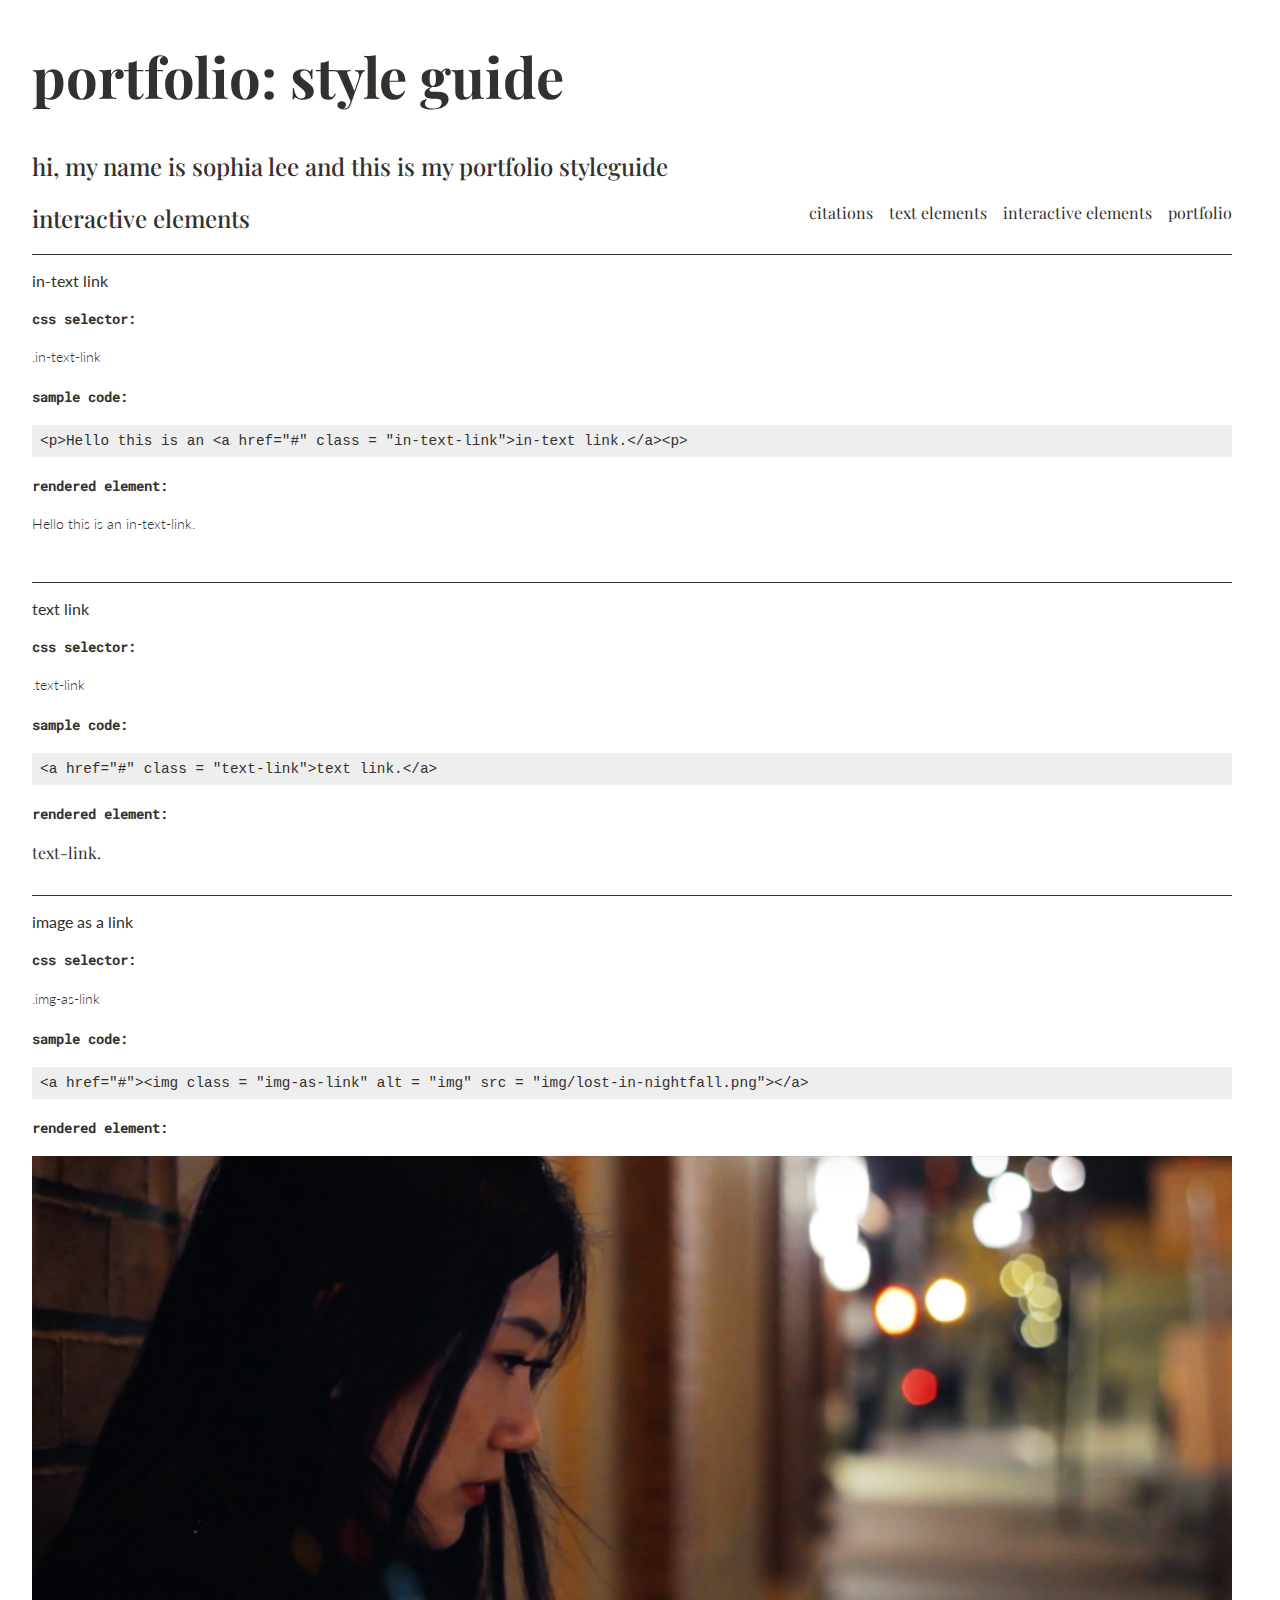
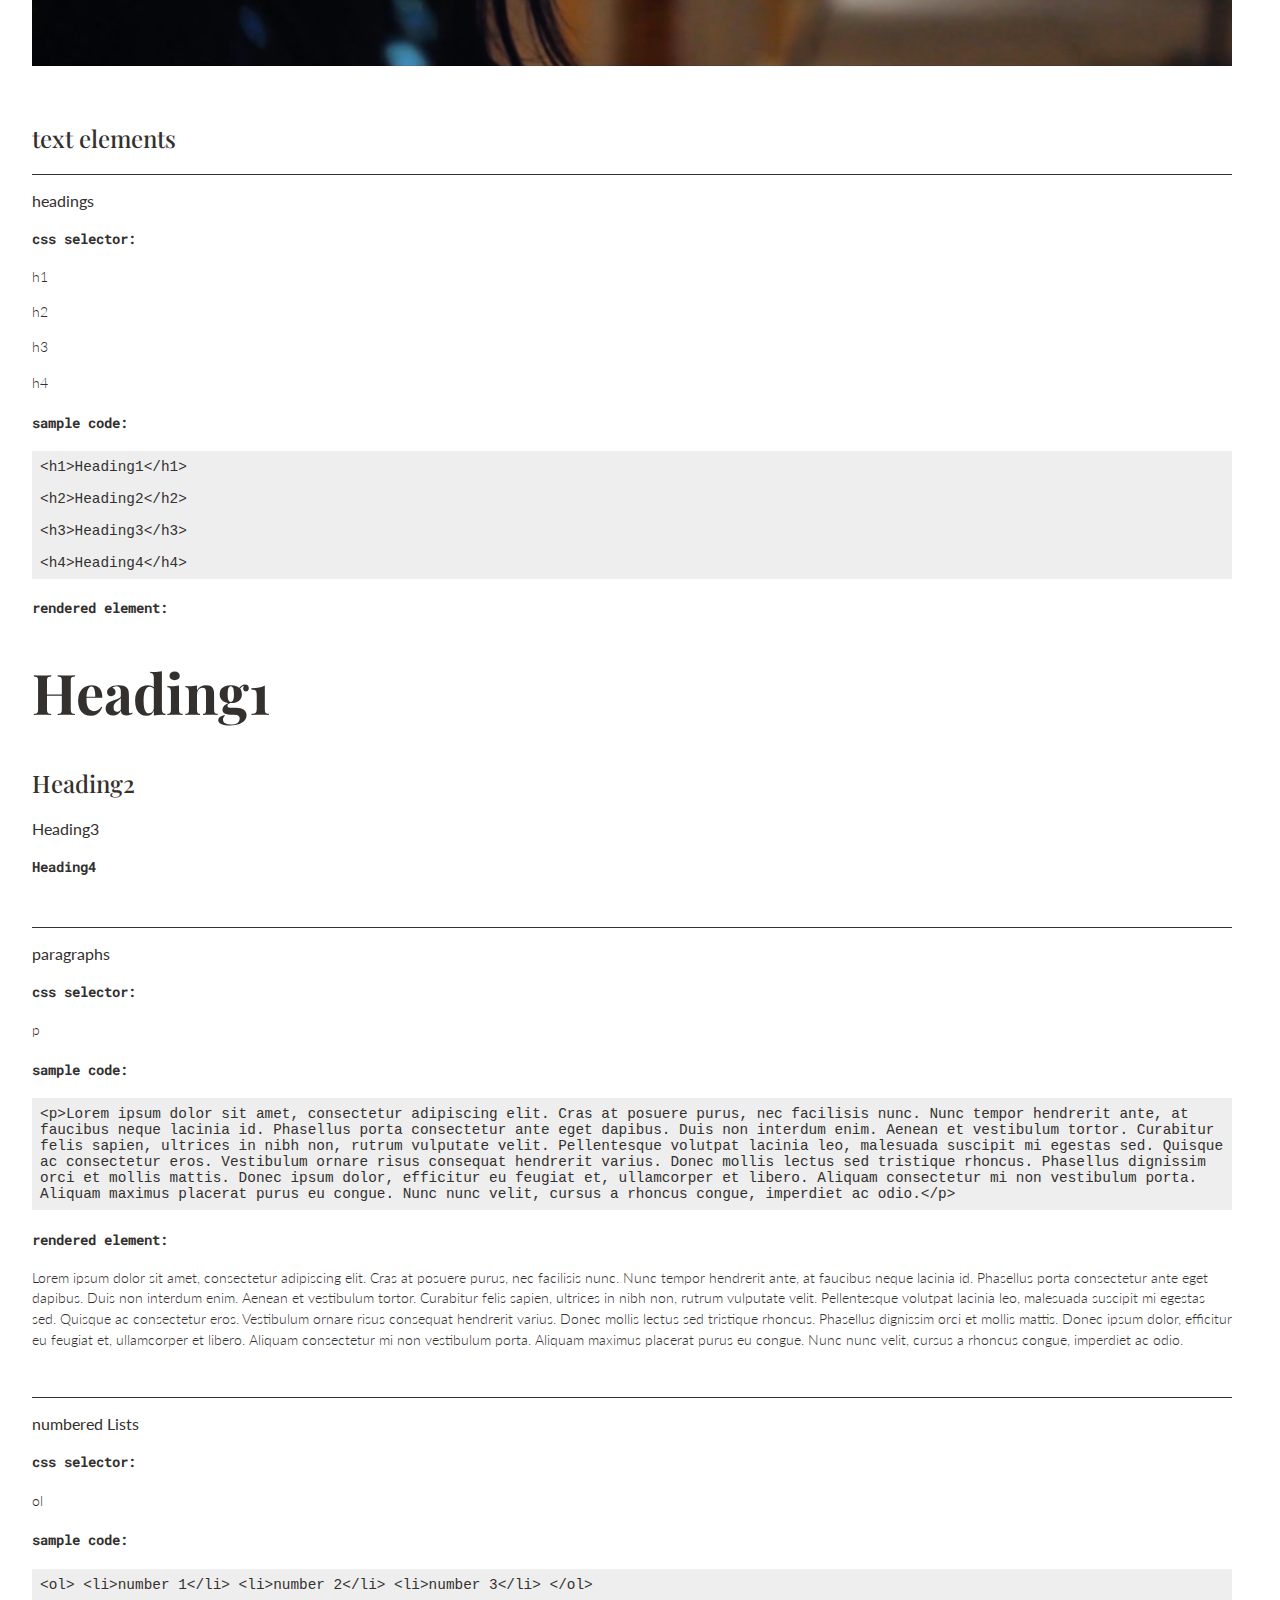
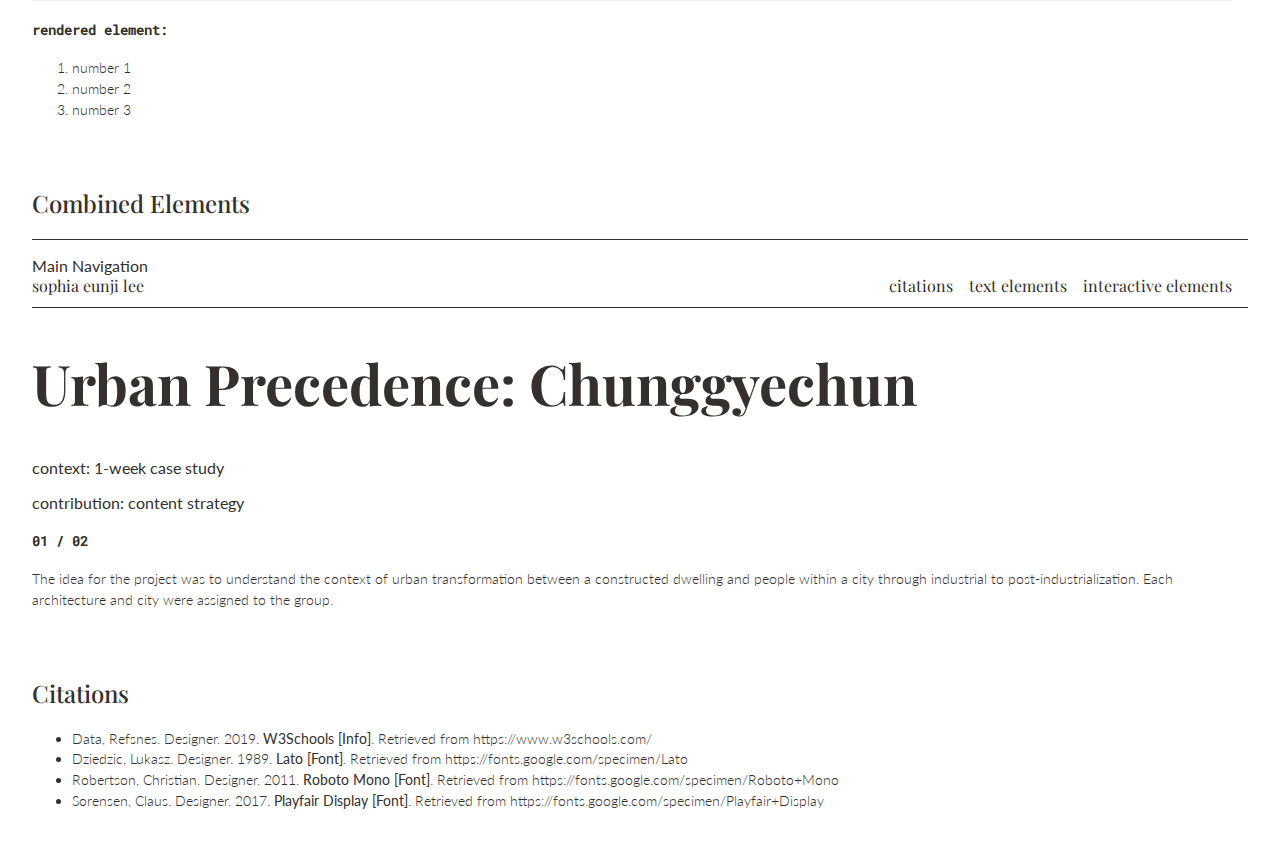
<file: index.html>
<!DOCTYPE html>
<htm lang = "en">
  <head>

    <meta charset="utf-8">
    <meta name="viewport" content="width = device-width,initial-scale = 1">
    <title>P01 - Style Guide Template</title>

    <link rel = "stylesheet" href = "css/normalize.css">
    <link rel = "stylesheet" href = "css/style.css">
    <link rel = "stylesheet" href = "css/grid-styleguide.css">
    <link href = "https://fonts.googleapis.com/css?family=Lato:300,400|Playfair+Display:400,700|Roboto+Mono" rel= "stylesheet">
  </head>

  <body>
    <header>
      <h1>portfolio: style guide</h1>

      <h2>hi, my name is sophia lee and this is my portfolio styleguide</h2>

      <nav>
        <a id = "portfolio" class = "nav-link" href = "home.html">portfolio</a>        
        <a id = "interactive_elements" class = "nav-link" href = "#interactive_elements">interactive elements</a>
        <a id = "text_elements" class = "nav-link" href = "#text_elements">text elements</a>
        <a id = "citations" class = "nav-link" href = "#citations">citations</a>
      </nav>
    </header>

<!-- INTERACTIVE ELEMENTS SECTION // -->
    <section id="interactive_elements">
        <h2>interactive elements</h2>
  
        <section class="styleguide element">
          <h3>in-text link</h3>
  
          <h4>css selector:</h4>
          <p>.in-text-link</p>
  
          <h4>sample code:</h4>
          <code>
            &lt;p&gt;Hello this is an &lt;a href="#" class = "in-text-link"&gt;in-text link.&lt;/a&gt;&lt;p&gt;
          </code>
  
          <h4>rendered element:</h4>
          <p>Hello this is an <a href="#" class = "in-text-link">in-text-link.</a></p>
        
        </section>

        <section class="styleguide element">
            <h3>text link</h3>
    
            <h4>css selector:</h4>
            <p>.text-link</p>
    
            <h4>sample code:</h4>
            <code>
              &lt;a href="#" class = "text-link"&gt;text link.&lt;/a&gt;
            </code>
    
            <h4>rendered element:</h4>
            <a href="#" class = "text-link">text-link.</a>
          
          </section>
  
        <section class="styleguide element">
          <h3>image as a link</h3>
          
          <h4>css selector:</h4>
          <p>.img-as-link</p>
  
          <h4>sample code:</h4>
          <code>
            &lt;a href="#"&gt;&lt;img class = "img-as-link" alt = "img" src = "img/lost-in-nightfall.png"&gt;&lt;/a&gt;
          </code>
          
          <h4>rendered element:</h4>
          <a href="#" ><img class = "img-as-link" alt = "img" src = "img/lost-in-nightfall.png"></a>
        </section>
  
  
    </section>
<!-- // INTERACTIVE ELEMENTS SECTION -->



<!-- TEXT ELEMENTS SECTION // -->
    <section id="text_elements">
        <h2>text elements</h2>

        <section class="styleguide element">
        <h3>headings</h3>

        <h4>css selector:</h4>
        <p>h1</p>
        <p>h2</p>
        <p>h3</p>
        <p>h4</p>

        <h4>sample code:</h4>
        <code>&lt;h1&gt;Heading1&lt;/h1&gt;</code>
        <code>&lt;h2&gt;Heading2&lt;/h2&gt;</code>
        <code>&lt;h3&gt;Heading3&lt;/h3&gt;</code>
        <code>&lt;h4&gt;Heading4&lt;/h4&gt;</code>

        <h4>rendered element:</h4>
        <h1>Heading1</h1>
        <h2>Heading2</h2>
        <h3>Heading3</h3>
        <h4>Heading4</h4>
        </section>
            
        <!-- <h1>Heading</h1> -->

        <section class="styleguide element">
        <h3>paragraphs</h3>

        <h4>css selector:</h4>
        <p>p</p>

        <h4>sample code:</h4>
        <code>&lt;p&gt;Lorem ipsum dolor sit amet, consectetur adipiscing elit. Cras at posuere purus, nec facilisis nunc. Nunc tempor hendrerit ante, at faucibus neque lacinia id. Phasellus porta consectetur ante eget dapibus. Duis non interdum enim. Aenean et vestibulum tortor. Curabitur felis sapien, ultrices in nibh non, rutrum vulputate velit. Pellentesque volutpat lacinia leo, malesuada suscipit mi egestas sed. Quisque ac consectetur eros. Vestibulum ornare risus consequat hendrerit varius. Donec mollis lectus sed tristique rhoncus. Phasellus dignissim orci et mollis mattis. Donec ipsum dolor, efficitur eu feugiat et, ullamcorper et libero. Aliquam consectetur mi non vestibulum porta. Aliquam maximus placerat purus eu congue. Nunc nunc velit, cursus a rhoncus congue, imperdiet ac odio.&lt;/p&gt;</code>
        
        <h4>rendered element:</h4>
        <p>Lorem ipsum dolor sit amet, consectetur adipiscing elit. Cras at posuere purus, nec facilisis nunc. Nunc tempor hendrerit ante, at faucibus neque lacinia id. Phasellus porta consectetur ante eget dapibus. Duis non interdum enim. Aenean et vestibulum tortor. Curabitur felis sapien, ultrices in nibh non, rutrum vulputate velit. Pellentesque volutpat lacinia leo, malesuada suscipit mi egestas sed. Quisque ac consectetur eros. Vestibulum ornare risus consequat hendrerit varius. Donec mollis lectus sed tristique rhoncus. Phasellus dignissim orci et mollis mattis. Donec ipsum dolor, efficitur eu feugiat et, ullamcorper et libero. Aliquam consectetur mi non vestibulum porta. Aliquam maximus placerat purus eu congue. Nunc nunc velit, cursus a rhoncus congue, imperdiet ac odio.</p>
        </section>

        <section class="styleguide element">
        <h3>numbered Lists</h3>

        <h4>css selector:</h4>
        <p>ol</p>

        <h4>sample code:</h4>
        <code>&lt;ol&gt;
            &lt;li&gt;number 1&lt;/li&gt;
            &lt;li&gt;number 2&lt;/li&gt;
            &lt;li&gt;number 3&lt;/li&gt;
            &lt;/ol&gt;
        </code>

        <h4>rendered element:</h4>
        <ol>
            <li>number 1</li>
            <li>number 2</li>
            <li>number 3</li>
        </ol>
        </section>

    </section>
<!-- // TEXT ELEMENTS SECTION -->



<!-- COMBINED ELEMENTS SECTION // -->
    <section id="combined_elements">
      <h2>Combined Elements</h2>

      <section class="styleguide element">
        <h3>Main Navigation</h3>

        <nav>
          <a id = "main" class = "nav-link" href = "home.html">sophia eunji lee</a>                
          <a id = "interactive_elements" class = "nav-link" href = "#interactive_elements">interactive elements</a>
          <a id = "text_elements" class = "nav-link" href = "#text_elements">text elements</a>
          <a id = "citations" class = "nav-link" href = "#citations">citations</a>
        </nav>
      </section>

    <section class = "styleguide element">
      <h1>Urban Precedence: Chunggyechun</h1>
      <h3>context: 1-week case study</h3>
      <h3>contribution: content strategy</h3>
      <h4>01 / 02</h4>

      <p>The idea for the project was to understand the context of urban transformation between a constructed dwelling and people within a city through industrial to post-industrialization. Each architecture and city were assigned to the group.
      </p>
    </section>
<!-- // COMBINED ELEMENTS SECTION -->



    <section id="citations">
      <h2>Citations</h2>

      <ul>
        <li>Data, Refsnes. Designer. 2019. <strong>W3Schools [Info]</strong>. Retrieved from <a href="https://www.w3schools.com/">https://www.w3schools.com/</a></li>
        <li>Dziedzic, Lukasz. Designer. 1989. <strong>Lato [Font]</strong>. Retrieved from <a href="https://fonts.google.com/specimen/Lato">https://fonts.google.com/specimen/Lato</a></li>
        <li>Robertson, Christian. Designer. 2011. <strong>Roboto Mono [Font]</strong>. Retrieved from <a href="https://fonts.google.com/specimen/Roboto+Mono">https://fonts.google.com/specimen/Roboto+Mono</a></li>
        <li>Sorensen, Claus. Designer. 2017. <strong>Playfair Display [Font]</strong>. Retrieved from <a href="https://fonts.google.com/specimen/Playfair+Display">https://fonts.google.com/specimen/Playfair+Display</a></li>
      </ul>

    </section>



  </body>
</html>
</file>
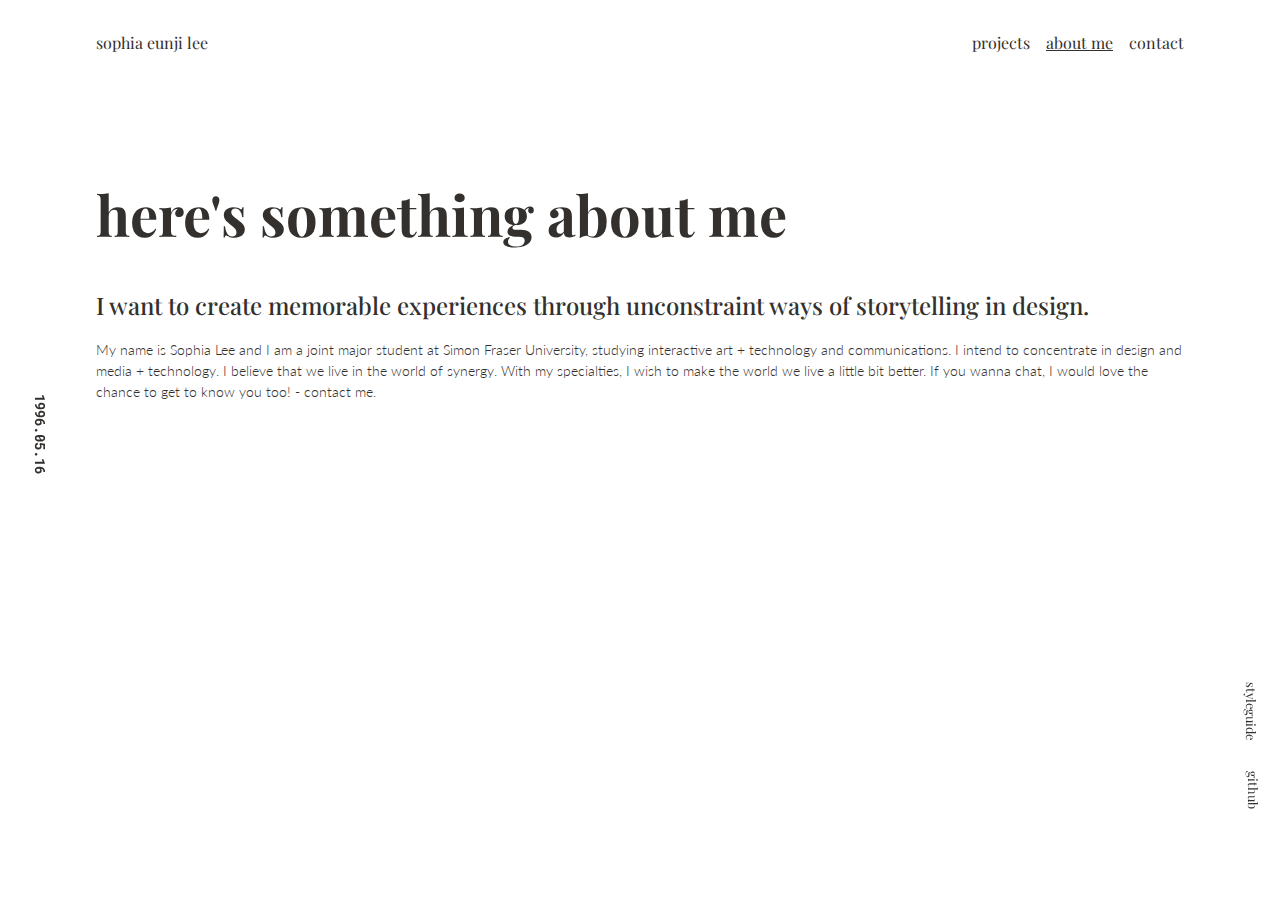
<file: about.html>
<!DOCTYPE html>
<html lang = "en">
    <head>

        <meta charset="utf-8">
        <meta name="viewport" content="width = device-width,initial-scale = 1">
        <title>P01 - Style Guide Template</title>
    
        <link rel = "stylesheet" href = "css/normalize.css">
        <link rel = "stylesheet" href = "css/style.css">
        <link rel = "stylesheet" href = "css/grid-main.css">
        <link href = "https://fonts.googleapis.com/css?family=Lato:300,400|Playfair+Display:400,700|Roboto+Mono" rel= "stylesheet">
    </head>

    <body>
        <header>
            <nav class = "element">
                <a id = "main" class = "nav-link" href = "home.html">sophia eunji lee</a>        
                <a class = "nav-link" href = "contact.html">contact</a>
                <a id = "about" class = "active nav-link" href = "about.html">about me</a>
                <a id = "projects" class = "nav-link" href = "projects.html">projects</a>
            </nav>
        </header>

        <section class = "vertical element">
            <h4 class = "vertical-text">1996.05.16</h4>
        </section>

        <section class = "page element">
            <h1>here's something about me</h1>
            <h2>I want to create memorable experiences through unconstraint ways of storytelling in design.</h2>
            <p>My name is Sophia Lee and I am a joint major student at Simon Fraser University, studying interactive art + technology and communications. I intend to concentrate in design and media + technology. I believe that we live in the world of synergy. With my specialties, I wish to make the world we live a little bit better. If you wanna chat, I would love the chance to get to know you too! - <a href = "contact.html" class = "in-text-link">contact me</a>.

            </p>
        </section>


        <section>
            <a id = "styleguide" class = "vertical-text text-link footer" href = "index.html" target="_blank">styleguide</a>
            <a id = "github" class = "vertical-text text-link footer" href = "https://github.com/ssophiialee/iat339-P03" target="_blank">github</a>      
        </section>
    </body>
</html>
</file>
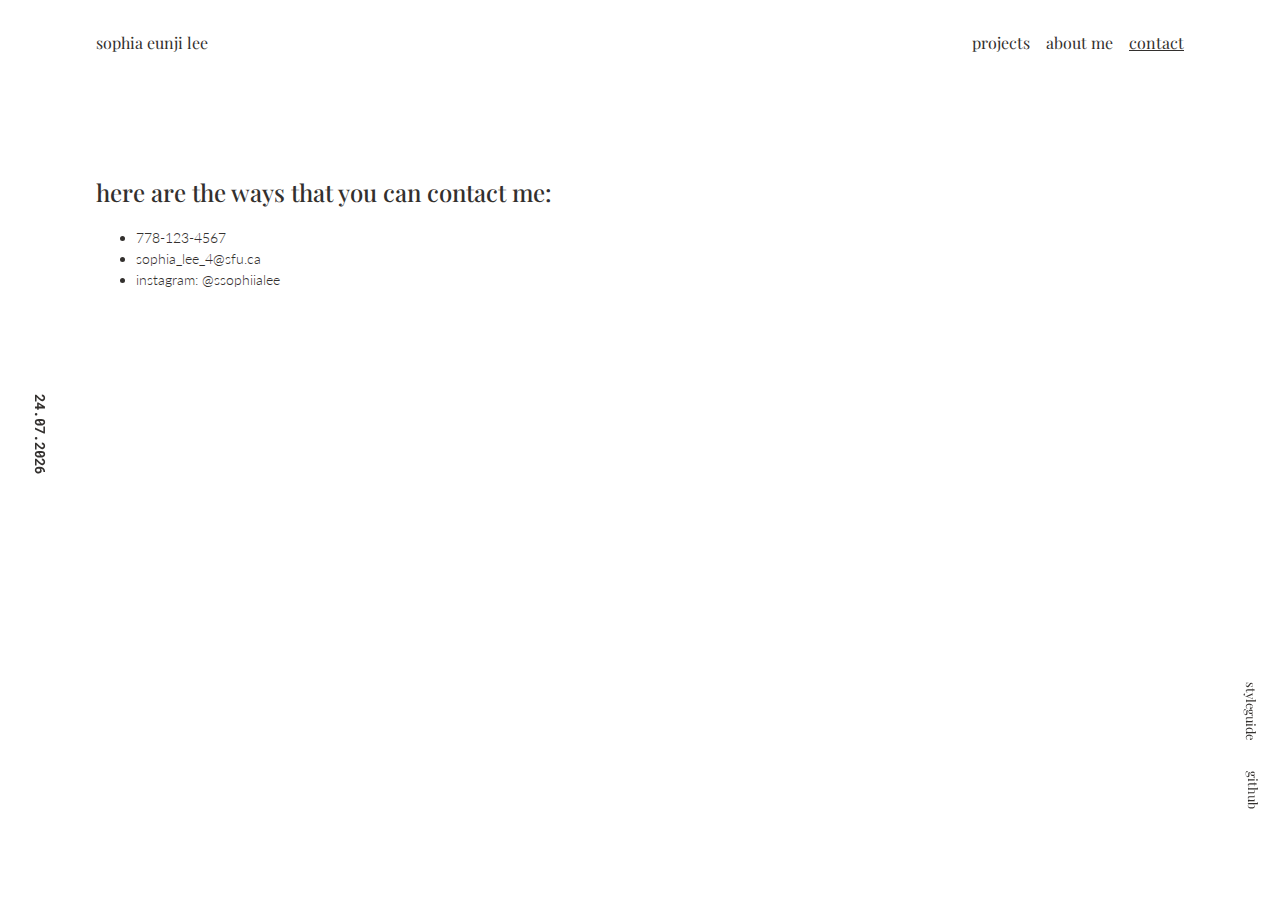
<file: contact.html>
<!DOCTYPE html>
<html lang = "en">
    <head>

        <meta charset="utf-8">
        <meta name="viewport" content="width = device-width,initial-scale = 1">
        <title>P01 - Style Guide Template</title>
    
        <link rel = "stylesheet" href = "css/normalize.css">
        <link rel = "stylesheet" href = "css/style.css">
        <link rel = "stylesheet" href = "css/grid-main.css">
        <link href = "https://fonts.googleapis.com/css?family=Lato:300,400|Playfair+Display:400,700|Roboto+Mono" rel= "stylesheet">
    </head>

    <body>
        <header>
            <nav class = "element">
                <a id = "main" class = "nav-link" href = "home.html">sophia eunji lee</a>        
                <a class = "active nav-link" href = "contact.html">contact</a>
                <a id = "about" class = "nav-link" href = "about.html">about me</a>
                <a id = "projects" class = "nav-link" href = "projects.html">projects</a>
            </nav>
        </header>

        <section class = "vertical element">
            <h4 id = "date" class = "vertical-text"></h4>
            <script type="text/javascript" src="real-date-script.js"></script>
        </section>

        <section class = "page element">

            <h2>here are the ways that you can contact me:</h2>
            <ul>
                <li>778-123-4567</li>
                <li>sophia_lee_4@sfu.ca</li>
                <li>instagram: @ssophiialee</li>
            </ul>
        </section>

        <section>
            <a id = "styleguide" class = "vertical-text text-link footer" href = "index.html" target="_blank">styleguide</a>
            <a id = "github" class = "vertical-text text-link footer" href = "https://github.com/ssophiialee/iat339-P03" target="_blank">github</a>      
        </section>
    </body>
</html>
</file>
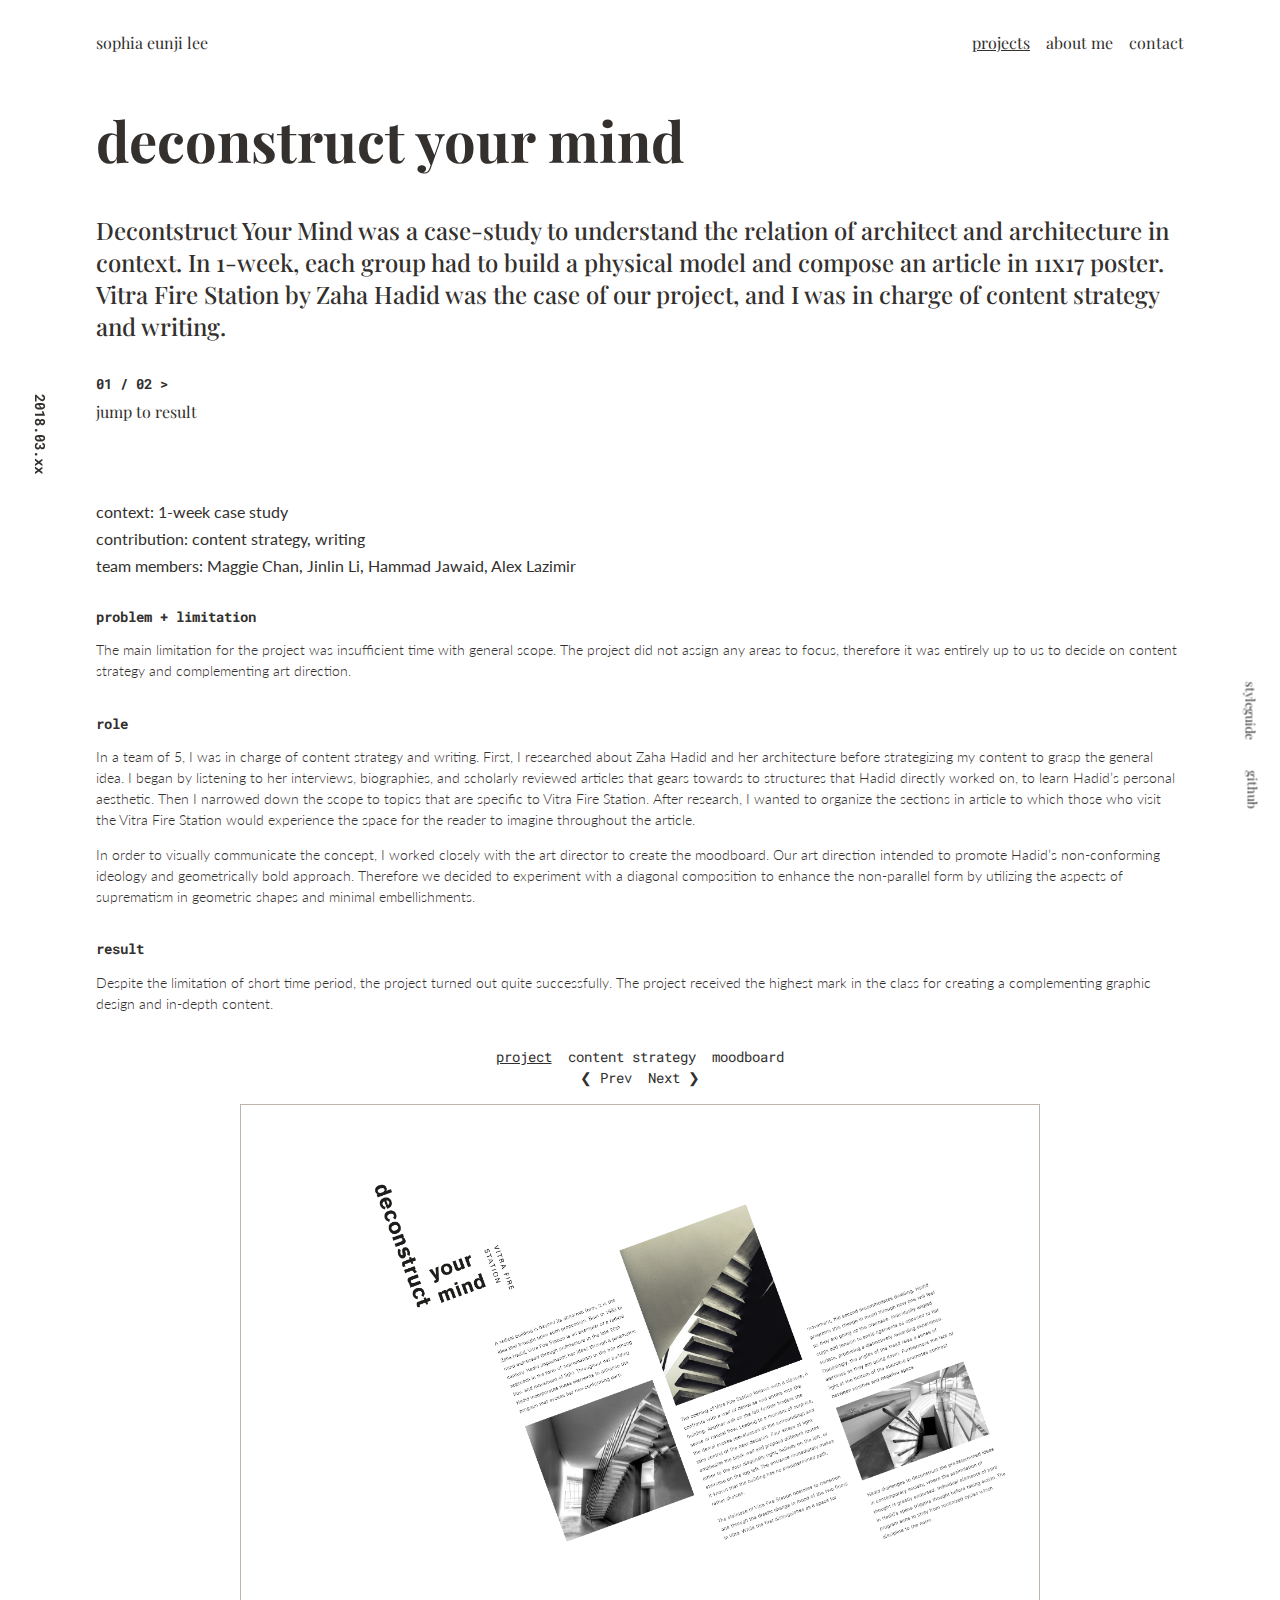
<file: deconstruct-your-mind.html>
<!DOCTYPE html>
<html lang = "en">
    <head>

        <meta charset="utf-8">
        <meta name="viewport" content="width = device-width,initial-scale = 1">
        <title>P01 - Style Guide Template</title>
    
        <link rel = "stylesheet" href = "css/normalize.css">
        <link rel = "stylesheet" href = "css/style.css">
        <link rel = "stylesheet" href = "css/grid-main.css">
        <link href = "https://fonts.googleapis.com/css?family=Lato:300,400|Playfair+Display:400,700|Roboto+Mono" rel= "stylesheet">
    </head>

    <body>
        <header>
            <nav class = "element">
                <a id = "main" class = "nav-link" href = "home.html">sophia eunji lee</a>        
                <a class = "nav-link" href = "contact.html">contact</a>
                <a id = "about" class = "nav-link" href = "about.html">about me</a>
                <a id = "projects" class = "active nav-link" href = "projects.html">projects</a>
            </nav>
        </header>

        <section class = "element">
            <h1>deconstruct your mind</h1>
            <h2>
                Decontstruct Your Mind was a case-study to understand the relation of architect and architecture in context. In 1-week, each group had to build a physical model and compose an article in 11x17 poster. Vitra Fire Station by Zaha Hadid was the case of our project, and I was in charge of content strategy and writing.
            </h2>
            <h4 class = "for-project">01 / 02 <a href = "lost-in-nightfall.html"> &gt; </a></h4>
        
            <nav>
                <a class = "text-link for-project" href = "#result">jump to result</a>
            </nav>

            <section class = "vertical element">
                    <h4 class = "vertical-text">2018.03.xx</h4>
            </section>

            <section class = "bodycontent">
                <h3 class = "for-project">context: 1-week case study</h3>
                <h3 class = "for-project">contribution: content strategy, writing</h3>
                <h3 class = "for-project">team members: Maggie Chan, Jinlin Li, Hammad Jawaid, Alex Lazimir</h3>

                <h4 class = "for-project">problem + limitation</h4>
                <p>
                    The main limitation for the project was insufficient time with general scope. The project did not assign any areas to focus, therefore it was entirely up to us to decide on content strategy and complementing art direction.
                </p>

                <h4 class = "for-project">role</h4>
                <p>
                    In a team of 5, I was in charge of content strategy and writing. First, I researched about Zaha Hadid and her architecture before strategizing my content to grasp the general idea. I began by listening to her interviews, biographies, and scholarly reviewed articles that gears towards to structures that Hadid directly worked on, to learn Hadid’s personal aesthetic. Then I narrowed down the scope to topics that are specific to Vitra Fire Station. After research, I wanted to organize the sections in article to which those who visit the Vitra Fire Station would experience the space for the reader to imagine throughout the article.
                </p>
            
                <p>
                    In order to visually communicate the concept, I worked closely with the art director to create the moodboard. Our art direction intended to promote Hadid’s non-conforming ideology and geometrically bold approach. Therefore we decided to experiment with a diagonal composition to enhance the non-parallel form by utilizing the aspects of suprematism in geometric shapes and minimal embellishments.
                </p>

                <section id = "result">
                    <h4 class = "for-project">result</h4>
                    <p>
                        Despite the limitation of short time period, the project turned out quite successfully. The project received the highest mark in the class for creating a complementing graphic design and in-depth content.
                    </p>
                    
                    <div class="img-slide-control">
                        <button class="img-slide-button demo" onclick="currentDiv(1)">project</button> 
                        <button class="img-slide-button demo" onclick="currentDiv(2)">content strategy</button> 
                        <button class="img-slide-button demo" onclick="currentDiv(3)">moodboard</button> 

                        <div class="img-slide-section">
                            <button class="img-slide-button" onclick="plusDivs(-1)">❮ Prev</button>
                            <button class="img-slide-button" onclick="plusDivs(1)">Next ❯</button>
                        </div>
                    </div>
                    
                    <div class="img-slide-content" style="max-width:800px">         
                        <img class="img-slide for-project" alt = "deconstruct-your-mind.png" src = "img/deconstruct-your-mind.png">
                        <img class="img-slide for-project" alt = "233-Vitra2-ContentStructure.png" src = "img/233-Vitra2-ContentStructure.png">
                        <img class="img-slide for-project" alt = "233-Vitra2-moodboard.png" src = "img/233-Vitra2-moodboard.png">
                    </div>
                    
                    <script type="text/javascript" src="img-slide-script.js"></script>
                </section>
            </section>
        </section>
        
        <section>
            <a id = "styleguide" class = "vertical-text text-link footer" href = "index.html" target="_blank">styleguide</a>
            <a id = "github" class = "vertical-text text-link footer" href = "https://github.com/ssophiialee/iat339-P03" target="_blank">github</a>      
        </section>
    </body>
</html>
</file>
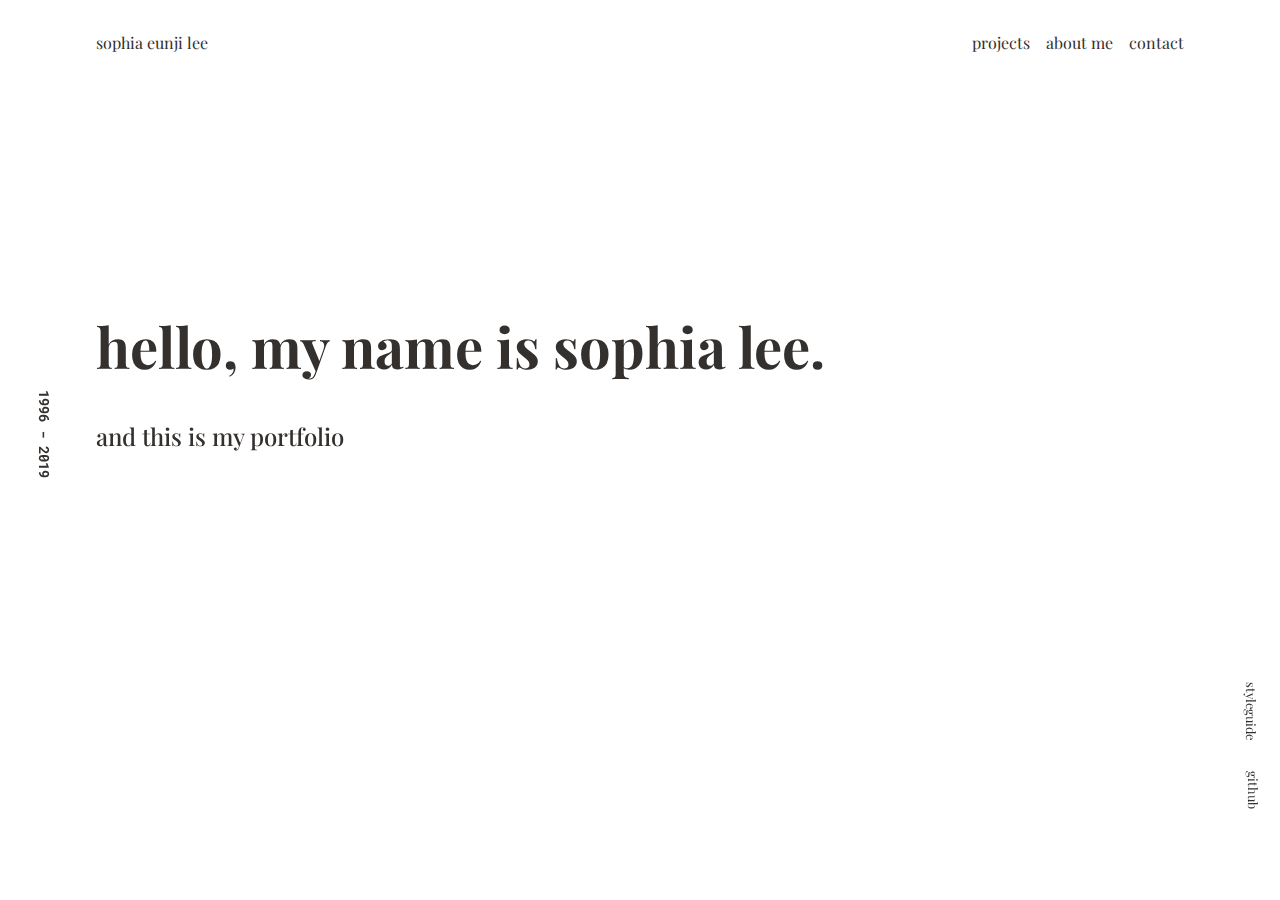
<file: home.html>
<!DOCTYPE html>
<html lang = "en">
    <head>
        <meta charset="utf-8">
        <meta name="viewport" content="width = device-width,initial-scale = 1">
        <title>sophia eunji lee</title>

        <link rel = "stylesheet" href = "css/normalize.css">
        <link rel = "stylesheet" href = "css/style.css">
        <link rel = "stylesheet" href = "css/grid-main.css">
        <link href = "https://fonts.googleapis.com/css?family=Lato:300,400|Playfair+Display:400,700|Roboto+Mono" rel= "stylesheet">
    </head>

    <body>
        <header>
            <nav class = "element">
                <a id = "main" class = "nav-link" href = "home.html">sophia eunji lee</a>        
                <a class = "nav-link" href = "contact.html">contact</a>
                <a id = "about" class = "nav-link" href = "about.html">about me</a>
                <a id = "projects" class = "nav-link" href = "projects.html">projects</a>
            </nav>
        </header>

        <section id = "home" class = "element">
            <h1>hello, my name is sophia lee.</h1>
            <h2>and this is my portfolio</h2>
        </section>

        <section class = "vertical element">
            <h4 class = "vertical-text">1996 - 2019</h4>
        </section>
 
        <section>
            <a id = "styleguide" class = "vertical-text text-link footer" href = "index.html" target="_blank">styleguide</a>
            <a id = "github" class = "vertical-text text-link footer" href = "https://github.com/ssophiialee/iat339-P03" target="_blank">github</a>      
        </section>
    </body>
</html>
</file>
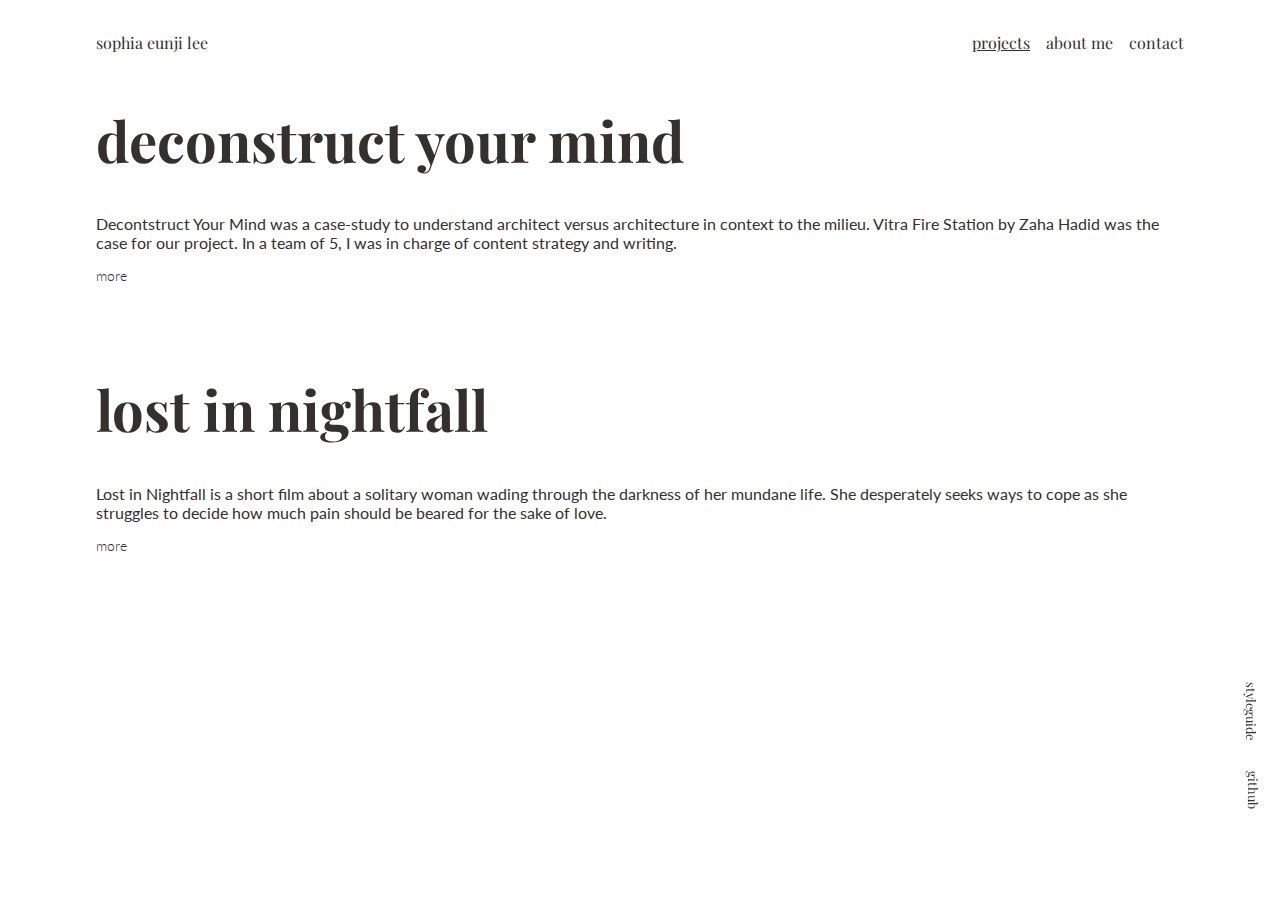
<file: projects.html>
<!DOCTYPE html>
<html lang = "en">
    <head>

        <meta charset="utf-8">
        <meta name="viewport" content="width = device-width,initial-scale = 1">
        <title>P01 - Style Guide Template</title>
    
        <link rel = "stylesheet" href = "css/normalize.css">
        <link rel = "stylesheet" href = "css/style.css">
        <link rel = "stylesheet" href = "css/grid-main.css">
        <link href = "https://fonts.googleapis.com/css?family=Lato:300,400|Playfair+Display:400,700|Roboto+Mono" rel= "stylesheet">
    </head>

    <body>
        <header>
            <nav class = "element">
                <a id = "main" class = "nav-link" href = "home.html">sophia eunji lee</a>        
                <a class = "nav-link" href = "contact.html">contact</a>
                <a id = "about" class = "nav-link" href = "about.html">about me</a>
                <a id = "projects" class = "active nav-link" href = "projects.html">projects</a>
            </nav>
        </header>

        <section class = "element">
            <h1>deconstruct your mind</h1>
            <h3>
                Decontstruct Your Mind was a case-study to understand architect versus architecture in context to the milieu. Vitra Fire Station by Zaha Hadid was the case for our project. In a team of 5, I was in charge of content strategy and writing.
            </h3>
            <p><a class = "in-text-link" href = "deconstruct-your-mind.html">more</a></p>
        </section>

        <section class = "element">
            <h1>lost in nightfall</h1>
            <h3>
                Lost in Nightfall is a short film about a solitary woman wading through the darkness of her mundane life. She desperately seeks ways to cope as she struggles to decide how much pain should be beared for the sake of love.
            </h3>
            <p><a class = "in-text-link" href = "lost-in-nightfall.html">more</a></p>
        </section>

        <section>
            <a id = "styleguide" class = "vertical-text text-link footer" href = "index.html" target="_blank">styleguide</a>
            <a id = "github" class = "vertical-text text-link footer" href = "https://github.com/ssophiialee/iat339-P03" target="_blank">github</a>      
        </section>
    </body>
</html>
</file>
<file: css/style.css>
/* -------------GENERAL ELEMENTS-------------- */
body {
    font-size: 1rem;
    color: #33302E;
}

.footer {
  font-size: 0.8rem;
  font-family: "Playfair Display", serif;
}

.element {
    padding-bottom: 2rem;
}

.styleguide.element {
    border-top-width: 0.05rem;
    border-top-style: solid;
    border-top-color: #33302E;
}

code {
    font-size: 0.9rem;
    background-color: #EEE;
    padding: 0.5rem;
    display: block;
}

img {
  width: 100%;
}

img.for-project {
  border: 1px solid #BFB4AC;
}

button:focus {
  outline: 0;
}

/* -------------GERNERAL ELEMENTS-------------- */


/* -------------INTERACTIVE ELEMENTS-------------- */

.nav-link {
  float: right;
}

.active.nav-link {
  text-decoration: underline;
}

#main.nav-link {
  float: left;
}

.nav-link.for-project {
  float: left;
}

.nav-link, .in-text-link, .text-link {
  font-family: "Playfair Display", serif;
  text-decoration: none;
  color: #33302E;
  display: inline-block;
}

.in-text-link {
  font-family: "Lato", sans-serif;
  transition-duration: 0.8s;  
}

.in-text-link:active, .in-text-link:hover, .in-text-link:focus,
.text-link:active, .text-link:hover, .text-link:focus,  
.nav-link:active, .nav-link:hover, .nav-link:focus {
/* ref from: https://codepen.io/raaasin/pen/quvHr */
    animation:colorchange 4s infinite alternate;
}

.in-text-link:active, .in-text-link:hover, .in-text-link:focus {
    letter-spacing: 0.2rem;
}

/* -------------INTERACTIVE ELEMENTS-------------- */

.img-as-link {
  width: 100%;
}

.img-as-link {
  width: 100%;
}

.img-as-link:active, .img-as-link:hover, .img-as-link:focus {
  opacity: 0.7;
  transition: 2s;
}

.img-slide {
  display: none;
}

.img-slide-button {
  color: #33302E;
  background-color: white;
  font-family: "Roboto Mono", monospace;
  font-size: 0.9rem;
  border: none;
  text-decoration: none;
  cursor: pointer;
}

.selected {
  text-decoration: underline;
}


/* -------------TEXT ELEMENTS-------------- */
h1 {
    font-family: "Playfair Display", serif;
    font-weight : 700;
    font-size: 3.5rem;
}

h2 {
    font-family: "Playfair Display", serif;
    font-weight : 500;
    font-size: 1.5rem;
}

h3 {
    font-family: "Lato", sans-serif;
    font-weight: 400;
    font-size: 1rem;
    margin-bottom: 0;
}

h4 {
  font-family: "Roboto Mono", monospace;
  font-size: 0.9rem;
}

.vertical-text{
  transform: rotate(90deg);
}

a {
  text-decoration: none;
  color: #33302E;
}

p, ol, ul {
    font-family: "Lato", sans-serif;
    font-weight: 300;
    line-height: 1.3rem;
    font-size: 0.9rem;
}


/* -------------TEXT ELEMENTS-------------- */


/* -------------COMBINED ELEMENTS-------------- */

/* -------------COMBINED ELEMENTS-------------- */

/* -------------ANIMATIONS-------------- */

@keyframes colorchange {
  0% {
    color: #D34D2B;
  }
  
  10% {
    color: #EA2A18;
  }
  
  20% {
    color: #EA723C;
  }
  
  30% {
    color: #D37835;
  }
  
  40% {
    color: #F69424;
  }
  
  50% {
    color: #D37835;
  }
  
  60% {
    color: #EA723C;
  }
  
  70% {
    color: #EA2A18;
  }

  80% {
    color: #D34D2B;
  }
  
  90% {
    color: #F69126;
  }
  
  100% {
    color: #D34935;
  }
}

/* -------------ANIMATIONS-------------- */
</file>
<file: css/grid-styleguide.css>
*, *::after, *::before {
    box-sizing: border-box;
}

body {
    margin: 2rem;
}

#portfolio, #interactive_elements, #text_elements, #citations {
    padding-right: 1rem;
}
</file>
<file: css/grid-main.css>
*, *::after, *::before {
    box-sizing: border-box;
}

body {
    margin: 2rem 6rem 0rem 6rem;
}

.vertical.element{
    position: fixed;
    top: 45%;
    left: 0rem;
}

#styleguide{
    position: fixed;
    top: 78%;
    right: 0rem;
}

#github{
    margin-top: 1rem;
    position: fixed;
    top: 85%;
    right: 0.5rem;
}

#home.element {
    position: fixed;
    top: 30%;
}

.page.element {
    margin-top: 7rem;
}

#about, #projects{
    padding-right: 1rem;
}


/* -------------BODY CONTENT-------------- */

.bodycontent {
    /* padding-top: 2rem; */
    margin-top: 5rem;
}

h3.for-project{
    margin-top: 0;
    margin-bottom: 0.5rem;
}

h4.for-project{
    margin-top: 2rem;
    margin-bottom: 0.5rem;
}

p.for-project{
    margin-top: 0;
}

.img-slide-control {
    text-align: center;
    margin-top: 2rem;
}

.img-slide-content {
    display: block;
    margin-left: auto;
    margin-right: auto;
    margin-top: 1rem;
    margin-bottom: 1rem;
}

@media screen and (max-width: 600px) {
    .nav-link {
        float: none;
        width: 100%;
    }

    #main.nav-link {
        margin-bottom: 1rem;
    }

    body {
        margin: 2rem 4rem 0rem 4rem;
    }
}

@media screen and (max-height: 500px) {
    #styleguide{
        top: 40%;
    }
    
    #github{
        margin-top: 1rem;
        position: fixed;
        top: 60%;
        right: 0.6rem;
    }
}


@media screen and (max-height: 250px) {
    #styleguide, #github {
        display: none;
    }
}
</file>
